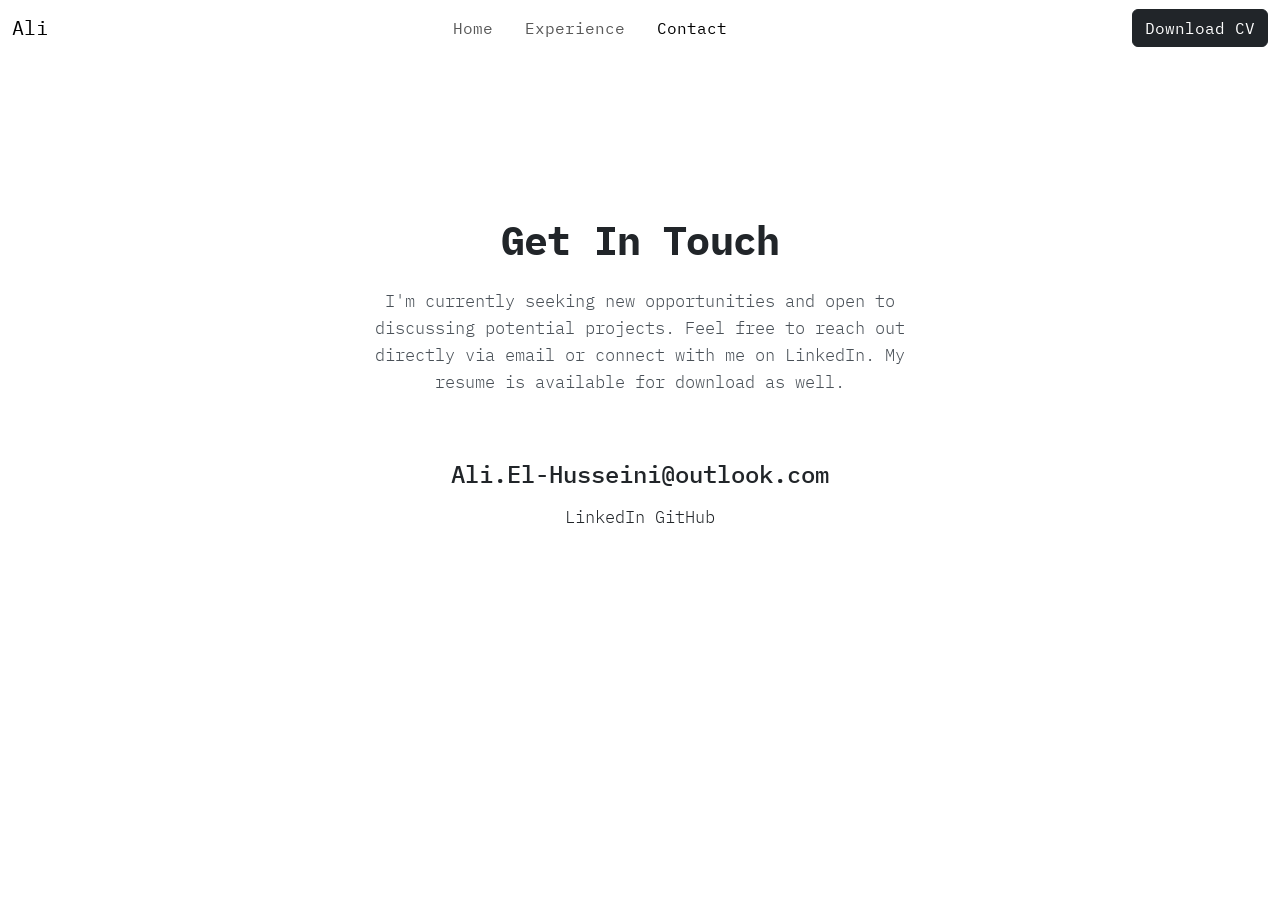
<file: contact.html>
<!DOCTYPE html>
<html lang="en">
<head>
    <meta charset="UTF-8">
    <meta name="viewport" content="width=device-width, initial-scale=1.0">
        
    <title>Contact - Ali El Husseini</title>  
        
    <link href="https://cdn.jsdelivr.net/npm/bootstrap@5.3.8/dist/css/bootstrap.min.css" rel="stylesheet" integrity="sha384-sRIl4kxILFvY47J16cr9ZwB07vP4J8+LH7qKQnuqkuIAvNWLzeN8tE5YBujZqJLB" crossorigin="anonymous">
    <link href="https://fonts.googleapis.com/css2?family=IBM+Plex+Mono:wght@400;700&display=swap" rel="stylesheet">

    <link rel="stylesheet" type="text/css" href="static/main.css">


</head>
<body>
        <nav class="navbar navbar-expand-lg bg-white">
            <div class="container-fluid">
                
                <a class="navbar-brand" href="index.html">Ali</a>
                
                <button class="navbar-toggler" type="button" data-bs-toggle="collapse" data-bs-target="#navbarNav" aria-controls="navbarNav" aria-expanded="false" aria-label="Toggle navigation">
                    <span class="navbar-toggler-icon"></span>
                </button>
                
                <div class="collapse navbar-collapse justify-content-center" id="navbarNav">
                    
                    <ul class="navbar-nav">
                        <li class="nav-item">
                            <a class="nav-link me-3" href="index.html">Home </a>
                        </li>
                        <li class="nav-item me-3">
                            <a class="nav-link" href="experience.html"> Experience </a>
                        </li>
                        <li class="nav-item me-3">
                            <a class="nav-link active" aria-current="page" href="contact.html"> Contact</a>
                        </li>
                    </ul>
                    
                </div>
                
                <div class="d-flex ms-auto">
                    <a href="static/AliElHusseini_CV.pdf" class="btn btn-dark" role="button" download>
                        Download CV
                    </a>
                </div>

            </div>
        </nav>



        <div class="container mt-5 py-5">
            
            <h2 class="text-center display-5 fw-bold mb-4">Get In Touch</h2>
            
            <div class="row justify-content-center">
                <div class="col-md-9 col-lg-7"> 

                    <p class="lead text-center mb-5">
                        I'm currently seeking new opportunities and open to discussing potential projects. Feel free to reach out directly via email or connect with me on LinkedIn. My resume is available for download as well.
                    </p>

                    <div class="text-center pt-3">
                        
                        <h4 class="mb-3">
                            <a href="mailto:Ali.El-Husseini@outlook.com" class="text-decoration-none">
                                Ali.El-Husseini@outlook.com
                            </a>
                        </h4>

                        <p class="lead text-muted mb-0">
                            <a href="https://linkedin.com/in/ali-el-husseini-3468b028b/">LinkedIn</a>
                            <a href="https://github.com/AliElHusseini1/finance-project/tree/main/" class="text-decoration-none">GitHub</a>
                        </p>
                        
                    </div>
                    
                </div>
            </div>
        </div>


        <script src="https://cdn.jsdelivr.net/npm/bootstrap@5.3.8/dist/js/bootstrap.bundle.min.js" integrity="sha384-FKyoEForCGlyvwx9Hj09JcYn3nv7wiPVlz7YYwJrWVcXK/BmnVDxM+D2scQbITxI" crossorigin="anonymous"></script>


</body>
</html>
</file>
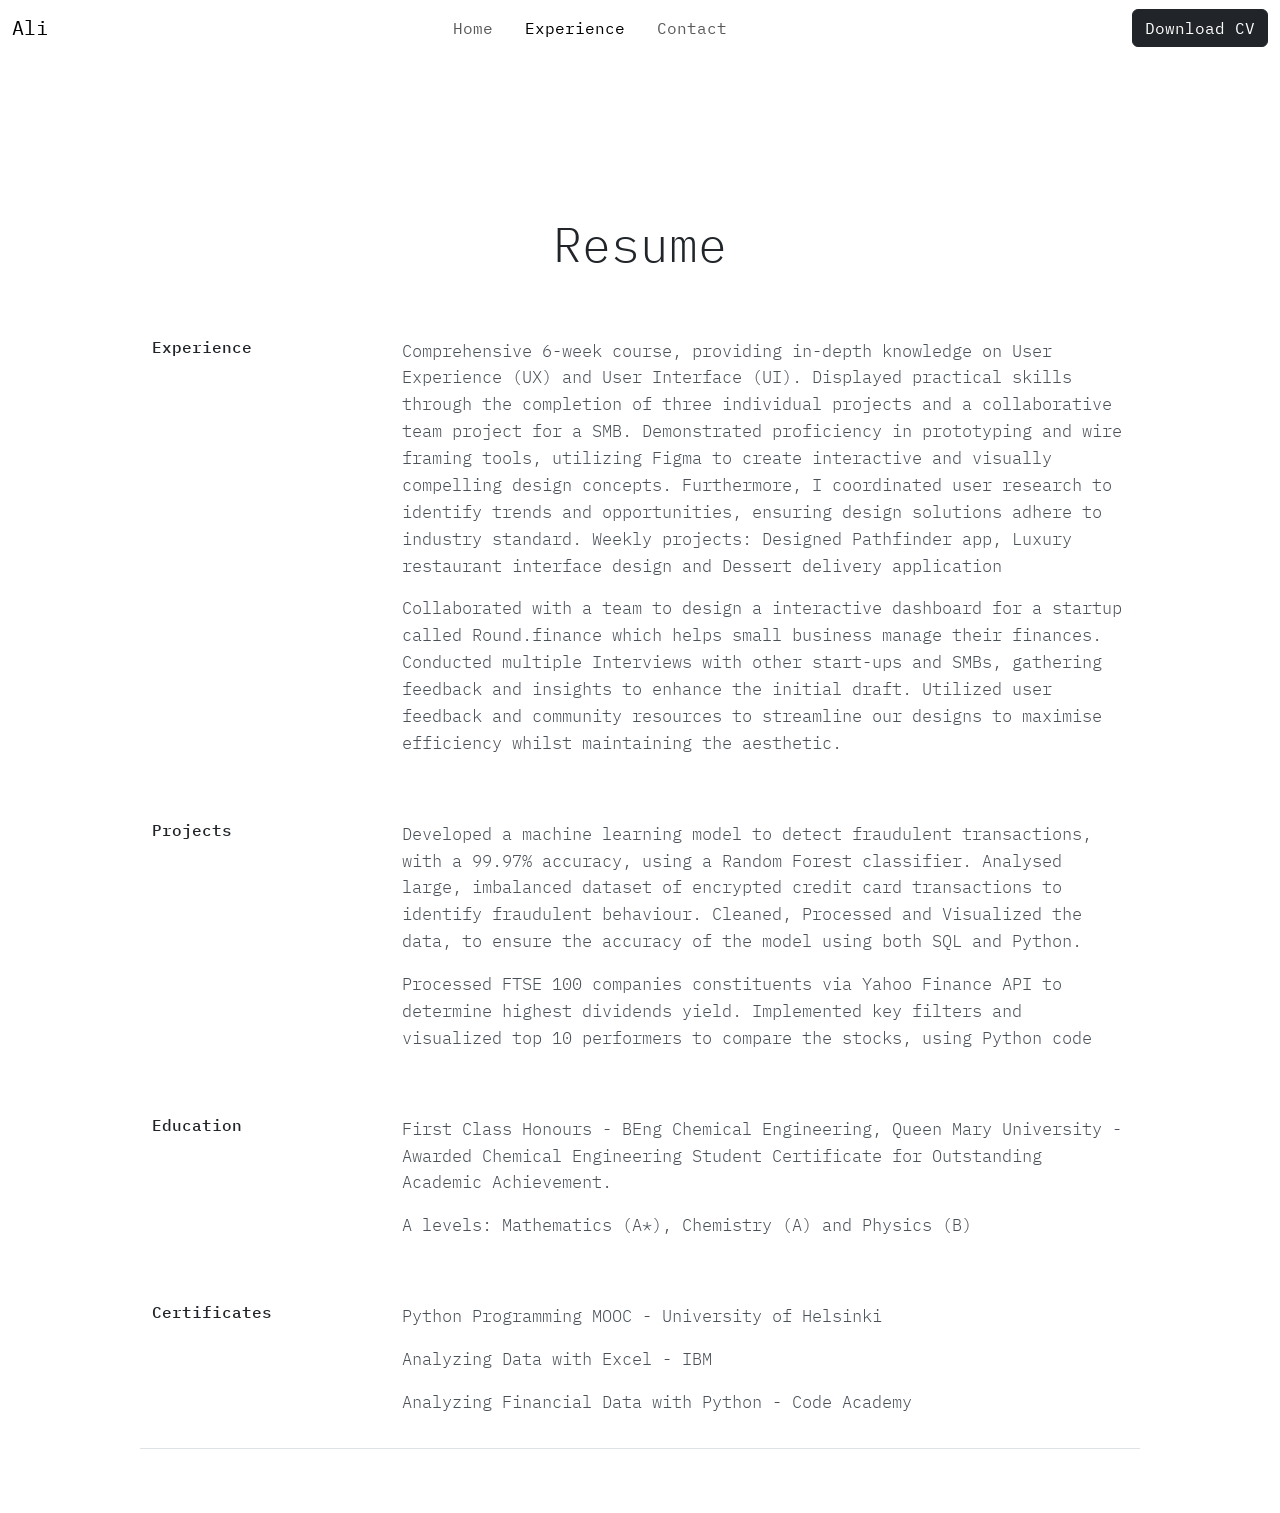
<file: experience.html>
<!DOCTYPE html>
<html lang="en">
<head>
    <meta charset="UTF-8">
    <meta name="viewport" content="width=device-width, initial-scale=1.0">
        
    <title>Experience - Ali El Husseini</title>  
        
    <link href="https://cdn.jsdelivr.net/npm/bootstrap@5.3.8/dist/css/bootstrap.min.css" rel="stylesheet" integrity="sha384-sRIl4kxILFvY47J16cr9ZwB07vP4J8+LH7qKQnuqkuIAvNWLzeN8tE5YBujZqJLB" crossorigin="anonymous">
    <link href="https://fonts.googleapis.com/css2?family=IBM+Plex+Mono:wght@400;700&display=swap" rel="stylesheet">
    <link href="https://unpkg.com/aos@2.3.1/dist/aos.css" rel="stylesheet">

    <link rel="stylesheet" type="text/css" href="static/main.css">


</head>
<body>
        <nav class="navbar navbar-expand-lg bg-white ">
            <div class="container-fluid">
                
                <a class="navbar-brand" href="index.html">Ali</a>
                
                <button class="navbar-toggler" type="button" data-bs-toggle="collapse" data-bs-target="#navbarNav" aria-controls="navbarNav" aria-expanded="false" aria-label="Toggle navigation">
                    <span class="navbar-toggler-icon"></span>
                </button>
                
                <div class="collapse navbar-collapse justify-content-center" id="navbarNav">
                    
                    <ul class="navbar-nav">
                        <li class="nav-item">
                            <a class="nav-link me-3" href="index.html">Home </a>
                        </li>
                        <li class="nav-item me-3">
                            <a class="nav-link active" aria-current="page" href="experience.html"> Experience </a>
                        </li>
                        <li class="nav-item me-3">
                            <a class="nav-link" href="contact.html"> Contact</a>
                        </li>
                    </ul>
                    
                </div>
                
                <div class="d-flex ms-auto">
                    <a href="static/AliElHusseini_CV.pdf" class="btn btn-dark" role="button" download>
                        Download CV
                    </a>
                </div>

            </div>
        </nav>

        <div class="container mt-5 py-5">
    
            <h2 class="text-center display-5 mb-5">Resume</h2>
            
            <div class="row mb-3 py-3 ">
                
                <div class="col-md-3" data-aos="fade-up">
                    <h6>Experience</h6>
                </div>
                
                <div class="col-md-9" data-aos="fade-up">
                    <p class="lead" >Comprehensive 6-week course, providing in-depth knowledge on User Experience (UX) and User Interface (UI).
                                    Displayed practical skills through the completion of three individual projects and a collaborative team project for a SMB. Demonstrated proficiency in prototyping and wire framing tools, utilizing Figma to create interactive and visually
                                    compelling design concepts. Furthermore, I coordinated user research to identify trends and opportunities, ensuring design solutions adhere to industry standard.
                                    Weekly projects: Designed Pathfinder app, Luxury restaurant interface design and Dessert delivery application</p>

                    <p class="lead"></p>
                    <p class="lead">Collaborated with a team to design a interactive dashboard for a startup called Round.finance which helps small business manage their finances. Conducted multiple Interviews with other start-ups and SMBs, gathering feedback and insights to enhance the initial draft. Utilized user feedback and community resources to streamline our designs to maximise efficiency whilst maintaining the
aesthetic.</p>
                    <p class="lead"></p>
                </div>
            </div>
            
            <div class="row mb-3 py-3">
                <div class="col-md-3" data-aos="fade-up">
                    <h6 class="fw">Projects</h6>
                </div>
                <div class="col-md-9" data-aos="fade-up">

                    <p class="lead">Developed a machine learning model to detect fraudulent transactions, with a 99.97% accuracy, using a Random Forest
                                    classifier. Analysed large, imbalanced dataset of encrypted credit card transactions to identify fraudulent behaviour. Cleaned, Processed and Visualized the data, to ensure the accuracy of the model using both SQL and Python.</p>
                    <p class="lead">Processed FTSE 100 companies constituents via Yahoo Finance API to determine highest dividends yield. Implemented key filters and visualized top 10 performers to compare the stocks, using Python code</p>
                    <p class="lead"></p>
                </div>
            </div>
            
            <div class="row mb-3 py-3">
                <div class="col-md-3" data-aos="fade-up">
                    <h6 class="fw">Education</h6>
                </div>
                <div class="col-md-9" data-aos="fade-up">
                    <p class="lead">First Class Honours - BEng Chemical Engineering, Queen Mary University -
                        Awarded Chemical Engineering Student Certificate for Outstanding Academic Achievement.</p>
                    <p class="lead">A levels: Mathematics (A*), Chemistry (A) and Physics (B)</p>
                    <p class="lead"></p>






                </div>
            </div>

            <div class="row mb-3 py-3 border-bottom">
                
                <div class="col-md-3" data-aos="fade-up">
                    <h6>Certificates</h6>
                </div>
                
                <div class="col-md-9" data-aos="fade-up">
                    <p class="lead">Python Programming MOOC - University of Helsinki</p>
                    <p class="lead">Analyzing Data with Excel - IBM</p>
                    <p class="lead">Analyzing Financial Data with Python - Code Academy</p>
                    <p class="lead"></p>
                </div>
            </div>

        
        </div>


        <script src="https://unpkg.com/aos@2.3.1/dist/aos.js"></script>
        <script>
            // Initialize AOS when the page loads
            AOS.init({
                duration: 1000, // Animation duration (1 second)
                once: true,     // Ensures animation runs only once when scrolled into view
            });
        </script>

        <script src="https://cdn.jsdelivr.net/npm/bootstrap@5.3.8/dist/js/bootstrap.bundle.min.js" integrity="sha384-FKyoEForCGlyvwx9Hj09JcYn3nv7wiPVlz7YYwJrWVcXK/BmnVDxM+D2scQbITxI" crossorigin="anonymous"></script>


</body>
</html>
</file>
<file: static/main.css>
/* Custom CSS to match the design aesthetics */

/* 1. Set a clean, modern font for the whole body */
body {
    font-family: -apple-system, BlinkMacSystemFont, "Segoe UI", Roboto, "Helvetica Neue", Arial, sans-serif, "Apple Color Emoji", "Segoe UI Emoji", "Segoe UI Symbol";
    background-color: #ffffff; 
}

/* 2. Style the main heading for a bolder, darker look */
.display-5.fw-bold {
    letter-spacing: -0.02em;
    font-size: 2.5rem; 
    color: #212529; 
}

/* 3. Style the paragraph text (lead) */
.lead {
    font-size: 1.05rem;
    line-height: 1.6;
    color: #495057; 
}

/* 4. Constrain the maximum width of the main content container */
.container {
    max-width: 1000px; 
}

/* --- CSS for FIXED Image Positioning (Kept) --- */

/* 1. The Container: Locks the image to the viewport (Browser Window) */
.fixed-image-container {
    position: fixed; /* KEY: Locks it relative to the browser window */
    bottom: 0;       /* Locks it to the bottom edge */
    right: 0;        /* Locks it to the right edge */
    
    /* Define the size of the visible window/crop area */
    width: 50vw;     
    height: 90vh;    
    
    overflow: hidden; /* Crucial: Hides everything that spills out (the cropping effect) */
    z-index: -1;      /* Puts the image *behind* your text and navbar */
}

/* 2. The Image: Scales and shifts the image inside the container */
.hero-image-fixed {
    position: absolute; /* Positioned relative to its fixed container */
    
    /* Zoom/Scale */
    transform: scale(1); 
    
    /* Shift the image to show the desired quadrant */
    top: 25%; 
    right: -25%;
    
    /* Reset and ensure responsiveness */
    transform-origin: top right;
    width: auto;
    max-width: none;
    height: 100%; 
}

/* Add this rule to the bottom of your main.css */
/* Targets the main container of your Hero section */
.container.mt-5 {
    /* Use a large padding-top value to push the content down dramatically */
    padding-top: 10rem !important; 
    
    /* Ensure the top margin is still present, or adjust the container class */
    margin-top: 0 !important; /* Optional: We rely on padding now, so remove the default mt-5 margin */
}

/* Update your existing body rule in main.css */
body {
    /* Use the imported IBM Plex Mono font for the entire body */
    font-family: 'IBM Plex Mono', monospace; 
    background-color: #ffffff;
}

/* Also ensure your heading uses the new font */
.display-5.fw-bold {
    /* Set the heading to use the monospace font */
    font-family: 'IBM Plex Mono', monospace; 
    letter-spacing: -0.02em;
    font-size: 2.5rem; 
    color: #212529; 
}


/* Styling for the contact card border */
.p-5.border {
    border-color: rgba(0, 0, 0, 0.1) !important; /* Extremely faint gray border */
}

/* Add this to main.css */
a {
    color: #212529; /* A dark black/off-black color */
    text-decoration: none; /* Removes the default underline */
    transition: color 0.3s; /* Optional: adds a smooth color transition on hover */
}

/* Optional: Add a subtle hover effect */
a:hover {
    color: #6c757d; /* Changes color slightly to gray on hover */
    text-decoration: underline; /* Optional: Brings back the underline on hover */
}

/* Add this to static/main.css */
.push-left {
    /* Adjust this value (e.g., -50px) until the text starts exactly where you want it */
    margin-left: -50px !important; 
}

/* Media Query for Mobile/Tablet Screens (up to 767px wide) */
@media (max-width: 767px) {
    
    /* 1. Add Space (Margin Bottom) and Underline to Headings */
    .col-md-3 h4,
    .col-md-3 h5,
    .col-md-3 h6 {
        /* Add significant space (margin) below the heading (e.g., 1.5rem) */
        margin-bottom: 1.5rem !important;
        
        /* Add the faint underline beneath the heading */
        border-bottom: 1px solid rgba(0, 0, 0, 0.1); 
        
        /* Add a small amount of padding to separate the text from the new line */
        padding-bottom: 0.5rem; 
        
        /* Ensure the title uses the full width of its column */
        width: 100%; 
    }
    
    /* 2. Remove the margin-top fix applied earlier, as alignment isn't the issue on mobile */
    .col-md-3 h4,
    .col-md-3 h5,
    .col-md-3 h6 {
        /* Allow the default top margin back for better vertical rhythm on mobile */
        margin-top: initial !important; 
    }
}
</file>
